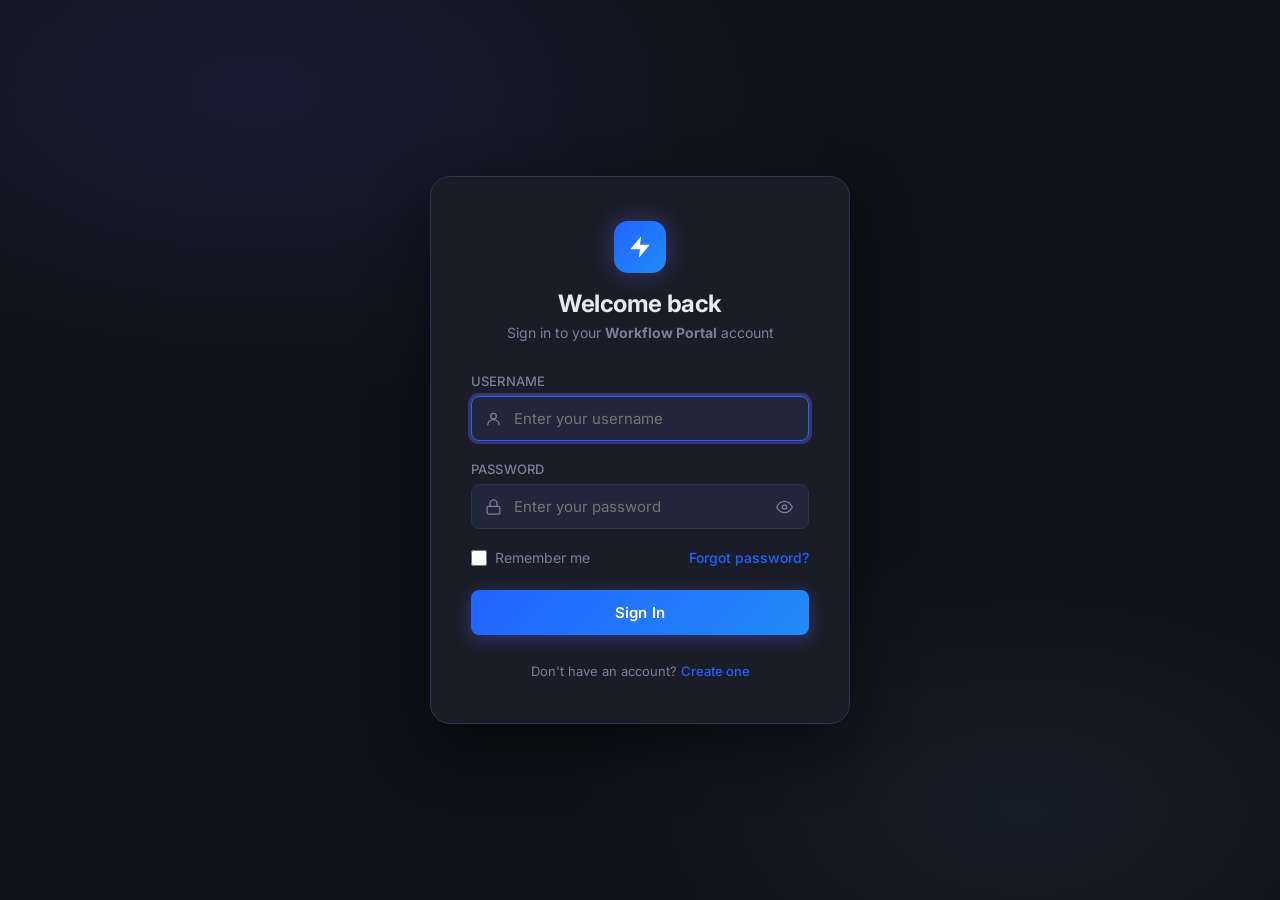
<file: index.html>
<!doctype html>
<html lang="en">
  <head>
    <meta charset="UTF-8" />
    <meta name="viewport" content="width=device-width, initial-scale=1.0" />
    <meta
      name="description"
      content="Sign in to your Workflow Portal account."
    />
    <title>Sign In — Workflow Portal</title>

    <!-- Stylesheet -->
    <link rel="stylesheet" href="css/style.css" />
  </head>

  <body>
    <!-- ═══════════════════ Login Page ═══════════════════ -->
    <main class="login-page" id="login-page">
      <div class="login-card" role="main">
        <!-- Header -->
        <div class="login-header">
          <div class="login-logo" aria-hidden="true">
            <!-- Lightning bolt icon -->
            <svg viewBox="0 0 24 24" xmlns="http://www.w3.org/2000/svg">
              <path d="M13 2L3 14h9l-1 8 10-12h-9l1-8z" />
            </svg>
          </div>
          <h1>Welcome back</h1>
          <p>Sign in to your <strong>Workflow Portal</strong> account</p>
        </div>

        <!-- Login Form -->
        <form id="login-form" novalidate autocomplete="on">
          <!-- Username -->
          <div class="form-group">
            <label for="username">Username</label>
            <div class="input-wrapper">
              <span class="input-icon" aria-hidden="true">
                <!-- User icon -->
                <svg viewBox="0 0 24 24">
                  <circle cx="12" cy="8" r="4" />
                  <path d="M4 20c0-4 3.582-7 8-7s8 3 8 7" />
                </svg>
              </span>
              <input
                type="text"
                id="username"
                name="username"
                placeholder="Enter your username"
                autocomplete="username"
                required
                autofocus
              />
            </div>
          </div>

          <!-- Password -->
          <div class="form-group">
            <label for="password">Password</label>
            <div class="input-wrapper">
              <span class="input-icon" aria-hidden="true">
                <!-- Lock icon -->
                <svg viewBox="0 0 24 24">
                  <rect x="3" y="11" width="18" height="11" rx="2" />
                  <path d="M7 11V7a5 5 0 0 1 10 0v4" />
                </svg>
              </span>
              <input
                type="password"
                id="password"
                name="password"
                placeholder="Enter your password"
                autocomplete="current-password"
                required
              />
              <!-- Show / hide password toggle -->
              <button
                type="button"
                class="btn-toggle-password"
                id="toggle-password"
                aria-label="Toggle password visibility"
              >
                <!-- Eye icon (shown by default) -->
                <svg id="icon-eye" viewBox="0 0 24 24">
                  <path d="M1 12S5 4 12 4s11 8 11 8-4 8-11 8S1 12 1 12z" />
                  <circle cx="12" cy="12" r="3" />
                </svg>
                <!-- Eye-off icon (hidden by default) -->
                <svg
                  id="icon-eye-off"
                  viewBox="0 0 24 24"
                  style="display: none"
                >
                  <path
                    d="M17.94 17.94A10.07 10.07 0 0 1 12 20c-7 0-11-8-11-8a18.45 18.45 0 0 1 5.06-5.94"
                  />
                  <path
                    d="M9.9 4.24A9.12 9.12 0 0 1 12 4c7 0 11 8 11 8a18.5 18.5 0 0 1-2.16 3.19"
                  />
                  <line x1="1" y1="1" x2="23" y2="23" />
                </svg>
              </button>
            </div>
          </div>

          <!-- Remember me + Forgot password -->
          <div class="form-row">
            <label class="checkbox-label" for="remember-me">
              <input type="checkbox" id="remember-me" name="remember" />
              Remember me
            </label>
            <a href="#" class="link" id="forgot-password-link"
              >Forgot password?</a
            >
          </div>

          <!-- Submit -->
          <button type="submit" class="btn btn-primary" id="login-btn">
            Sign In
          </button>
        </form>

        <!-- Footer -->
        <p class="login-footer">
          Don't have an account? <a href="#" id="register-link">Create one</a>
        </p>
      </div>
      <!-- /.login-card -->
    </main>

    <!-- ═══════════════════ Toast ═══════════════════ -->
    <div id="toast" class="toast" role="alert" aria-live="polite"></div>

    <!-- ═══════════════════ Loader Overlay ═══════════════════ -->
    <div id="loader-overlay" class="loader-overlay" aria-hidden="true">
      <div class="loader-spinner"></div>
    </div>

    <!-- ═══════════════════ Scripts ═══════════════════
         Load order matters:
         1. config/env.js   → defines ENV (base URL, keys)
         2. js/api.js       → defines API (uses ENV)
         3. js/ui.js        → defines UI helpers
         4. js/auth.js      → defines Auth (uses ENV, API, UI)
         5. Inline init     → wires the page
    ════════════════════════════════════════════════ -->
    <script src="config/env.js"></script>
    <script src="constants.js"></script>
    <script src="js/api.js"></script>
    <script src="js/ui.js"></script>
    <script src="js/auth.js"></script>

    <script>
      // ── Page Initialisation ──────────────────────────────
      document.addEventListener("DOMContentLoaded", () => {
        // Update page title from config
        document.title = `Sign In — ${ENV.APP_NAME}`;
        document.querySelector(".login-header strong").textContent =
          ENV.APP_NAME;

        // Wire login form
        Auth.initLoginPage();

        // Password show/hide toggle
        const passwordInput = document.getElementById("password");
        const toggleBtn = document.getElementById("toggle-password");
        const iconEye = document.getElementById("icon-eye");
        const iconEyeOff = document.getElementById("icon-eye-off");

        toggleBtn.addEventListener("click", () => {
          const isPassword = passwordInput.type === "password";
          passwordInput.type = isPassword ? "text" : "password";
          iconEye.style.display = isPassword ? "none" : "";
          iconEyeOff.style.display = isPassword ? "" : "none";
          toggleBtn.setAttribute(
            "aria-label",
            isPassword ? "Hide password" : "Show password",
          );
        });

        // Placeholder links — replace with real routing
        document
          .getElementById("forgot-password-link")
          .addEventListener("click", (e) => {
            e.preventDefault();
            UI.showToast("Password reset is not set up yet.", "info");
          });

        document
          .getElementById("register-link")
          .addEventListener("click", (e) => {
            e.preventDefault();
            UI.showToast("Registration is not set up yet.", "info");
          });
      });
    </script>
  </body>
</html>
</file>
<file: css/style.css>
/* ═══════════════════════════════════════════════════════════════
   style.css — Global Styles
   ═══════════════════════════════════════════════════════════════ */

/* ── Google Font ── */
@import url("https://fonts.googleapis.com/css2?family=Inter:wght@400;500;600;700&display=swap");

/* ── CSS Custom Properties ── */
:root {
  --color-bg: #0f1117;
  --color-surface: #1a1d27;
  --color-surface-2: #22263a;
  --color-border: #2e3350;
  --color-primary: #2263ff;
  --color-primary-hover: #224fd6;
  --color-primary-glow: rgba(108, 99, 255, 0.35);
  --color-text: #e8eaf0;
  --color-text-muted: #7a7f9a;
  --color-error: #f87171;
  --color-success: #34d399;
  --color-info: #60a5fa;
  --radius-sm: 8px;
  --radius-md: 14px;
  --radius-lg: 20px;
  --shadow-card: 0 24px 60px rgba(0, 0, 0, 0.45);
  --transition: 0.22s ease;
  --font: "Inter", system-ui, sans-serif;
}

/* ── Reset ── */
*,
*::before,
*::after {
  box-sizing: border-box;
  margin: 0;
  padding: 0;
}

html {
  font-size: 16px;
  -webkit-font-smoothing: antialiased;
}

body {
  font-family: var(--font);
  background: var(--color-bg);
  color: var(--color-text);
  min-height: 100vh;
  display: flex;
  align-items: center;
  justify-content: center;
  /* Subtle animated gradient background */
  background-image:
    radial-gradient(
      ellipse 80% 60% at 20% 10%,
      rgba(108, 99, 255, 0.12) 0%,
      transparent 60%
    ),
    radial-gradient(
      ellipse 60% 50% at 80% 90%,
      rgba(99, 179, 255, 0.08) 0%,
      transparent 60%
    );
}

/* ══════════════════════════════════════════════
   Login Page Layout
══════════════════════════════════════════════ */
.login-page {
  width: 100%;
  min-height: 100vh;
  display: flex;
  align-items: center;
  justify-content: center;
  padding: 2rem 1rem;
}

/* ── Card ── */
.login-card {
  background: var(--color-surface);
  border: 1px solid var(--color-border);
  border-radius: var(--radius-lg);
  box-shadow: var(--shadow-card);
  padding: 2.75rem 2.5rem;
  width: 100%;
  max-width: 420px;
  animation: cardIn 0.45s cubic-bezier(0.22, 1, 0.36, 1) both;
}

@keyframes cardIn {
  from {
    opacity: 0;
    transform: translateY(24px) scale(0.97);
  }
  to {
    opacity: 1;
    transform: translateY(0) scale(1);
  }
}

/* ── Logo / Header ── */
.login-header {
  text-align: center;
  margin-bottom: 2rem;
}

.login-logo {
  display: inline-flex;
  align-items: center;
  justify-content: center;
  width: 52px;
  height: 52px;
  border-radius: 14px;
  background: linear-gradient(135deg, var(--color-primary), #228bfa);
  margin-bottom: 1rem;
  box-shadow: 0 0 24px var(--color-primary-glow);
}

.login-logo svg {
  width: 26px;
  height: 26px;
  fill: #fff;
}

.login-header h1 {
  font-size: 1.5rem;
  font-weight: 700;
  letter-spacing: -0.02em;
  color: var(--color-text);
}

.login-header p {
  margin-top: 0.35rem;
  font-size: 0.875rem;
  color: var(--color-text-muted);
}

/* ══════════════════════════════════════════════
   Form Elements
══════════════════════════════════════════════ */
.form-group {
  margin-bottom: 1.25rem;
}

.form-group label {
  display: block;
  font-size: 0.8125rem;
  font-weight: 500;
  color: var(--color-text-muted);
  margin-bottom: 0.45rem;
  letter-spacing: 0.01em;
  text-transform: uppercase;
}

/* ── Input wrapper (for icon + input) ── */
.input-wrapper {
  position: relative;
}

.input-wrapper .input-icon {
  position: absolute;
  left: 0.9rem;
  top: 50%;
  transform: translateY(-50%);
  color: var(--color-text-muted);
  pointer-events: none;
  display: flex;
  align-items: center;
}

.input-wrapper .input-icon svg {
  width: 17px;
  height: 17px;
  stroke: currentColor;
  fill: none;
  stroke-width: 1.8;
  stroke-linecap: round;
  stroke-linejoin: round;
}

input[type="text"],
input[type="number"],
input[type="password"] {
  width: 100%;
  padding: 0.75rem 1rem 0.75rem 2.6rem;
  background: var(--color-surface-2);
  border: 1.5px solid var(--color-border);
  border-radius: var(--radius-sm);
  color: var(--color-text);
  font-family: var(--font);
  font-size: 0.9375rem;
  transition:
    border-color var(--transition),
    box-shadow var(--transition);
  outline: none;
}

input[type="text"]:focus,
input[type="number"]:focus,
input[type="password"]:focus {
  border-color: var(--color-primary);
  box-shadow: 0 0 0 3px var(--color-primary-glow);
}

input.input--error {
  border-color: var(--color-error);
  box-shadow: 0 0 0 3px rgba(248, 113, 113, 0.2);
}

/* ── Password toggle ── */
.btn-toggle-password {
  position: absolute;
  right: 0.75rem;
  top: 50%;
  transform: translateY(-50%);
  background: none;
  border: none;
  cursor: pointer;
  color: var(--color-text-muted);
  padding: 0.25rem;
  display: flex;
  align-items: center;
  transition: color var(--transition);
}

.btn-toggle-password:hover {
  color: var(--color-text);
}

.btn-toggle-password svg {
  width: 17px;
  height: 17px;
  stroke: currentColor;
  fill: none;
  stroke-width: 1.8;
  stroke-linecap: round;
  stroke-linejoin: round;
}

/* ── Inline field error ── */
.field-error {
  display: block;
  margin-top: 0.4rem;
  font-size: 0.78rem;
  color: var(--color-error);
}

/* ── Remember me row ── */
.form-row {
  display: flex;
  align-items: center;
  justify-content: space-between;
  margin-bottom: 1.5rem;
}

.checkbox-label {
  display: flex;
  align-items: center;
  gap: 0.5rem;
  font-size: 0.875rem;
  color: var(--color-text-muted);
  cursor: pointer;
  user-select: none;
}

.checkbox-label input[type="checkbox"] {
  width: 16px;
  height: 16px;
  accent-color: var(--color-primary);
  cursor: pointer;
  padding: 0;
}

.link {
  font-size: 0.875rem;
  color: var(--color-primary);
  text-decoration: none;
  font-weight: 500;
  transition: color var(--transition);
}
.link:hover {
  color: #228bfa;
  text-decoration: underline;
}

/* ══════════════════════════════════════════════
   Button
══════════════════════════════════════════════ */
.btn {
  display: flex;
  align-items: center;
  justify-content: center;
  gap: 0.5rem;
  width: 100%;
  padding: 0.8rem 1.5rem;
  border: none;
  border-radius: var(--radius-sm);
  font-family: var(--font);
  font-size: 0.9375rem;
  font-weight: 600;
  cursor: pointer;
  transition:
    background var(--transition),
    transform var(--transition),
    box-shadow var(--transition);
  letter-spacing: 0.01em;
}

.btn-primary {
  background: linear-gradient(135deg, var(--color-primary), #228bfa);
  color: #fff;
  box-shadow: 0 4px 18px var(--color-primary-glow);
}

.btn-primary:hover:not(:disabled) {
  background: linear-gradient(135deg, var(--color-primary-hover), #2270f7);
  transform: translateY(-1px);
  box-shadow: 0 6px 24px var(--color-primary-glow);
}

.btn-primary:active:not(:disabled) {
  transform: translateY(0);
}

/* Workflow inbox dynamic actions (paired with .btn) */
.btn-danger {
  background: rgba(248, 113, 113, 0.14);
  color: #f87171;
  border: 1.5px solid rgba(248, 113, 113, 0.45);
}

.btn-danger:hover:not(:disabled) {
  background: rgba(248, 113, 113, 0.22);
  transform: translateY(-1px);
}

.btn-warning {
  background: rgba(251, 191, 36, 0.12);
  color: #fbbf24;
  border: 1.5px solid rgba(251, 191, 36, 0.45);
}

.btn-warning:hover:not(:disabled) {
  background: rgba(251, 191, 36, 0.2);
  transform: translateY(-1px);
}

.btn-secondary {
  background: var(--color-surface-2);
  color: var(--color-text);
  border: 1.5px solid var(--color-border);
}

.btn-secondary:hover:not(:disabled) {
  background: var(--color-border);
  transform: translateY(-1px);
}

.detail-actions.wf-detail-actions-host {
  display: flex;
  flex-wrap: wrap;
  align-items: center;
  grid-template-columns: none;
  gap: 0.6rem;
}

.detail-actions.wf-detail-actions-host > .btn {
  width: auto;
  min-width: 6.5rem;
  display: inline-flex;
}

.btn:disabled {
  opacity: 0.6;
  cursor: not-allowed;
}

/* Loading spinner inside button */
.btn--loading::before {
  content: "";
  width: 16px;
  height: 16px;
  border: 2px solid rgba(255, 255, 255, 0.35);
  border-top-color: #fff;
  border-radius: 50%;
  animation: spin 0.65s linear infinite;
  flex-shrink: 0;
}

@keyframes spin {
  to {
    transform: rotate(360deg);
  }
}

/* ══════════════════════════════════════════════
   Divider
══════════════════════════════════════════════ */
.divider {
  display: flex;
  align-items: center;
  gap: 0.75rem;
  margin: 1.5rem 0;
  color: var(--color-text-muted);
  font-size: 0.78rem;
}

.divider::before,
.divider::after {
  content: "";
  flex: 1;
  height: 1px;
  background: var(--color-border);
}

/* ══════════════════════════════════════════════
   Toast Notification
══════════════════════════════════════════════ */
.toast {
  position: fixed;
  bottom: 1.75rem;
  left: 50%;
  transform: translateX(-50%) translateY(12px);
  background: var(--color-surface-2);
  border: 1px solid var(--color-border);
  color: var(--color-text);
  padding: 0.75rem 1.5rem;
  border-radius: var(--radius-md);
  font-size: 0.875rem;
  font-weight: 500;
  box-shadow: 0 8px 32px rgba(0, 0, 0, 0.4);
  opacity: 0;
  pointer-events: none;
  transition:
    opacity var(--transition),
    transform var(--transition);
  z-index: 1000;
  white-space: nowrap;
}

.toast--visible {
  opacity: 1;
  pointer-events: auto;
  transform: translateX(-50%) translateY(0);
}

.toast--success {
  border-color: var(--color-success);
  color: var(--color-success);
}
.toast--error {
  border-color: var(--color-error);
  color: var(--color-error);
}
.toast--info {
  border-color: var(--color-info);
  color: var(--color-info);
}

/* ══════════════════════════════════════════════
   Loader Overlay
══════════════════════════════════════════════ */
.loader-overlay {
  position: fixed;
  inset: 0;
  background: rgba(15, 17, 23, 0.75);
  backdrop-filter: blur(4px);
  display: flex;
  align-items: center;
  justify-content: center;
  opacity: 0;
  pointer-events: none;
  transition: opacity var(--transition);
  z-index: 999;
}

.loader-overlay--visible {
  opacity: 1;
  pointer-events: auto;
}

.loader-spinner {
  width: 44px;
  height: 44px;
  border: 3px solid var(--color-border);
  border-top-color: var(--color-primary);
  border-radius: 50%;
  animation: spin 0.75s linear infinite;
}

/* ══════════════════════════════════════════════
   Footer note
══════════════════════════════════════════════ */
.login-footer {
  margin-top: 1.75rem;
  text-align: center;
  font-size: 0.8125rem;
  color: var(--color-text-muted);
}

.login-footer a {
  color: var(--color-primary);
  text-decoration: none;
  font-weight: 500;
}
.login-footer a:hover {
  text-decoration: underline;
}

/* ══════════════════════════════════════════════
   Responsive (Login)
══════════════════════════════════════════════ */
@media (max-width: 480px) {
  .login-card {
    padding: 2rem 1.25rem;
  }
}

/* ══════════════════════════════════════════════════════════
   Dashboard — Top Navigation Bar
══════════════════════════════════════════════════════════ */
.navbar {
  position: fixed;
  top: 0;
  left: 0;
  right: 0;
  height: 60px;
  background: rgba(26, 29, 39, 0.85);
  backdrop-filter: blur(12px);
  border-bottom: 1px solid var(--color-border);
  display: flex;
  align-items: center;
  justify-content: space-between;
  padding: 0 2rem;
  z-index: 100;
}

.navbar-brand {
  display: flex;
  align-items: center;
  gap: 0.65rem;
  font-weight: 700;
  font-size: 1rem;
  letter-spacing: -0.01em;
  color: var(--color-text);
  text-decoration: none;
}

.navbar-brand .nav-logo {
  width: 32px;
  height: 32px;
  border-radius: 8px;
  background: linear-gradient(135deg, var(--color-primary), #228bfa);
  display: flex;
  align-items: center;
  justify-content: center;
  box-shadow: 0 0 14px var(--color-primary-glow);
}

.navbar-brand .nav-logo svg {
  width: 16px;
  height: 16px;
  fill: #fff;
}

.btn-logout {
  display: flex;
  align-items: center;
  gap: 0.4rem;
  background: transparent;
  border: 1.5px solid var(--color-border);
  color: var(--color-text-muted);
  border-radius: var(--radius-sm);
  padding: 0.45rem 1rem;
  font-family: var(--font);
  font-size: 0.8125rem;
  font-weight: 500;
  cursor: pointer;
  transition:
    border-color var(--transition),
    color var(--transition);
}

.btn-logout:hover {
  border-color: var(--color-error);
  color: var(--color-error);
}

.btn-logout svg {
  width: 15px;
  height: 15px;
  stroke: currentColor;
  fill: none;
  stroke-width: 1.8;
  stroke-linecap: round;
  stroke-linejoin: round;
}

/* ══════════════════════════════════════════════════════════
   Dashboard — Page Layout
══════════════════════════════════════════════════════════ */
.dashboard-page {
  min-height: 100vh;
  padding: 80px 1.5rem 3rem;
  display: flex;
  align-items: flex-start;
  justify-content: center;
}

.dashboard-card {
  background: var(--color-surface);
  border: 1px solid var(--color-border);
  border-radius: var(--radius-lg);
  box-shadow: var(--shadow-card);
  padding: 2.5rem 2.5rem;
  width: 100%;
  max-width: 660px;
  animation: cardIn 0.45s cubic-bezier(0.22, 1, 0.36, 1) both;
}

/* ── Section header inside the card ── */
.section-header {
  margin-bottom: 2rem;
  padding-bottom: 1.25rem;
  border-bottom: 1px solid var(--color-border);
}

.section-header h2 {
  font-size: 1.25rem;
  font-weight: 700;
  letter-spacing: -0.02em;
  color: var(--color-text);
}

.section-header p {
  margin-top: 0.3rem;
  font-size: 0.875rem;
  color: var(--color-text-muted);
}

/* ── 2-column grid for some fields ── */
.form-grid {
  display: grid;
  grid-template-columns: 1fr 1fr;
  gap: 0 1.25rem;
}

.form-grid .form-group {
  min-width: 0; /* prevent overflow */
}

/* ── Checkbox group ── */
.checkbox-group {
  display: flex;
  gap: 1.5rem;
  flex-wrap: wrap;
  margin-top: 0.25rem;
}

.checkbox-option {
  display: flex;
  align-items: center;
  gap: 0.55rem;
  cursor: pointer;
  font-size: 0.9375rem;
  color: var(--color-text);
  user-select: none;
}

.checkbox-option input[type="checkbox"] {
  appearance: none;
  -webkit-appearance: none;
  width: 20px;
  height: 20px;
  border: 2px solid var(--color-border);
  border-radius: 5px;
  background: var(--color-surface-2);
  cursor: pointer;
  position: relative;
  flex-shrink: 0;
  transition:
    border-color var(--transition),
    background var(--transition),
    box-shadow var(--transition);
}

.checkbox-option input[type="checkbox"]:checked {
  background: var(--color-primary);
  border-color: var(--color-primary);
  box-shadow: 0 0 0 3px var(--color-primary-glow);
}

.checkbox-option input[type="checkbox"]:checked::after {
  content: "";
  position: absolute;
  left: 4px;
  top: 1px;
  width: 6px;
  height: 10px;
  border: 2px solid #fff;
  border-top: none;
  border-left: none;
  transform: rotate(45deg);
}

/* ── Select / Dropdown ── */
select {
  width: 100%;
  padding: 0.75rem 2.4rem 0.75rem 1rem;
  background: var(--color-surface-2);
  border: 1.5px solid var(--color-border);
  border-radius: var(--radius-sm);
  color: var(--color-text);
  font-family: var(--font);
  font-size: 0.9375rem;
  appearance: none;
  -webkit-appearance: none;
  background-image: url("data:image/svg+xml,%3Csvg xmlns='http://www.w3.org/2000/svg' width='14' height='14' viewBox='0 0 24 24' fill='none' stroke='%237a7f9a' stroke-width='2' stroke-linecap='round' stroke-linejoin='round'%3E%3Cpolyline points='6 9 12 15 18 9'/%3E%3C/svg%3E");
  background-repeat: no-repeat;
  background-position: right 0.9rem center;
  cursor: pointer;
  outline: none;
  transition:
    border-color var(--transition),
    box-shadow var(--transition);
}

select:focus {
  border-color: var(--color-primary);
  box-shadow: 0 0 0 3px var(--color-primary-glow);
}

select.input--error {
  border-color: var(--color-error);
  box-shadow: 0 0 0 3px rgba(248, 113, 113, 0.2);
}

select option {
  background: var(--color-surface-2);
  color: var(--color-text);
}

/* ── Number input (remove native spinners) ── */
input[type="number"]::-webkit-inner-spin-button,
input[type="number"]::-webkit-outer-spin-button {
  -webkit-appearance: none;
  margin: 0;
}
input[type="number"] {
  -moz-appearance: textfield;
}

/* ── Submit row ── */
.form-submit {
  margin-top: 2rem;
  padding-top: 1.5rem;
  border-top: 1px solid var(--color-border);
}

/* ── Required asterisk label suffix ── */
.required-note {
  font-size: 0.78rem;
  color: var(--color-text-muted);
  margin-bottom: 1.5rem;
  display: block;
}

.required-note span {
  color: var(--color-error);
  margin-right: 0.2rem;
}

/* ══════════════════════════════════════════════
   Responsive (Dashboard)
══════════════════════════════════════════════ */
@media (max-width: 560px) {
  .dashboard-card {
    padding: 1.75rem 1.25rem;
  }

  .form-grid {
    grid-template-columns: 1fr;
  }

  .navbar {
    padding: 0 1rem;
  }
}

/* ══════════════════════════════════════════════════════════
   Dashboard — Wide Layout (reviewer dashboards)
══════════════════════════════════════════════════════════ */
.dashboard-page--wide {
  align-items: flex-start;
  padding-top: 80px;
}

.dashboard-layout {
  width: 100%;
  max-width: 900px;
  display: flex;
  flex-direction: column;
  gap: 1.5rem;
  padding: 0 1.5rem 3rem;
}

/* ══════════════════════════════════════════════════════════
   Transactions Grid
══════════════════════════════════════════════════════════ */
.tx-grid {
  display: grid;
  grid-template-columns: repeat(auto-fill, minmax(240px, 1fr));
  gap: 1rem;
  margin-top: 0.5rem;
}

/* ── Single Card ── */
.tx-card {
  background: var(--color-surface-2);
  border: 1.5px solid var(--color-border);
  border-radius: var(--radius-md);
  padding: 1.1rem 1.25rem 1rem;
  cursor: pointer;
  transition:
    border-color var(--transition),
    box-shadow var(--transition),
    transform var(--transition);
  display: flex;
  flex-direction: column;
  gap: 0.45rem;
  outline: none;
}

.tx-card:hover,
.tx-card:focus {
  border-color: var(--color-primary);
  box-shadow: 0 0 0 3px var(--color-primary-glow);
  transform: translateY(-2px);
}

.tx-card-top {
  display: flex;
  align-items: center;
  justify-content: space-between;
  flex-wrap: wrap;
  gap: 0.4rem;
}

.tx-time {
  font-size: 0.72rem;
  color: var(--color-text-muted);
}

.tx-card-id {
  font-size: 0.8rem;
  font-weight: 600;
  color: var(--color-text-muted);
  letter-spacing: 0.02em;
}

.tx-card-by {
  display: flex;
  align-items: center;
  gap: 0.4rem;
  font-size: 0.875rem;
  color: var(--color-text);
}

.tx-card-by svg {
  width: 14px;
  height: 14px;
  stroke: var(--color-text-muted);
  fill: none;
  stroke-width: 1.8;
  stroke-linecap: round;
  stroke-linejoin: round;
  flex-shrink: 0;
}

.tx-card-arrow {
  font-size: 0.75rem;
  color: var(--color-primary);
  margin-top: 0.3rem;
  font-weight: 500;
  opacity: 0;
  transition: opacity var(--transition);
}

.tx-card:hover .tx-card-arrow,
.tx-card:focus .tx-card-arrow {
  opacity: 1;
}

/* ── Role Badges ── */
.tx-badge {
  display: inline-flex;
  align-items: center;
  padding: 0.2rem 0.6rem;
  border-radius: 999px;
  font-size: 0.7rem;
  font-weight: 600;
  letter-spacing: 0.03em;
  text-transform: uppercase;
  border: 1px solid transparent;
}

.tx-badge--citizen {
  background: rgba(96, 165, 250, 0.12);
  border-color: rgba(96, 165, 250, 0.4);
  color: var(--color-info);
}

.tx-badge--moaawen-chooba {
  background: rgba(52, 211, 153, 0.12);
  border-color: rgba(52, 211, 153, 0.4);
  color: var(--color-success);
}

.tx-badge--iilam-kanouny {
  background: rgba(251, 191, 36, 0.12);
  border-color: rgba(251, 191, 36, 0.4);
  color: #fbbf24;
}

/* ── Empty State ── */
.tx-empty {
  display: flex;
  flex-direction: column;
  align-items: center;
  gap: 0.75rem;
  padding: 2.5rem 1rem;
  color: var(--color-text-muted);
  font-size: 0.9rem;
}

.tx-empty svg {
  width: 40px;
  height: 40px;
  stroke: var(--color-border);
  fill: none;
  stroke-width: 1.5;
  stroke-linecap: round;
  stroke-linejoin: round;
}

/* ── Grid section counter ── */
.tx-count {
  font-size: 0.8125rem;
  color: var(--color-text-muted);
  margin-bottom: 0.75rem;
}

/* ══════════════════════════════════════════════════════════
   Detail Modal
══════════════════════════════════════════════════════════ */
.modal {
  position: fixed;
  inset: 0;
  background: rgba(0, 0, 0, 0.6);
  backdrop-filter: blur(6px);
  display: flex;
  align-items: center;
  justify-content: center;
  padding: 1.5rem;
  z-index: 200;
  opacity: 0;
  pointer-events: none;
  transition: opacity var(--transition);
}

.modal--visible {
  opacity: 1;
  pointer-events: auto;
}

.modal-content {
  background: var(--color-surface);
  border: 1px solid var(--color-border);
  border-radius: var(--radius-lg);
  box-shadow: 0 32px 80px rgba(0, 0, 0, 0.55);
  width: 100%;
  max-width: 500px;
  max-height: 85vh;
  overflow-y: auto;
  animation: cardIn 0.3s cubic-bezier(0.22, 1, 0.36, 1) both;
}

.modal--visible .modal-content {
  animation: cardIn 0.3s cubic-bezier(0.22, 1, 0.36, 1) both;
}

/* ── Modal Header ── */
.modal-header {
  display: flex;
  align-items: center;
  justify-content: space-between;
  padding: 1.25rem 1.5rem;
  border-bottom: 1px solid var(--color-border);
  position: sticky;
  top: 0;
  background: var(--color-surface);
  z-index: 1;
}

.modal-header h3 {
  font-size: 1rem;
  font-weight: 700;
  color: var(--color-text);
  letter-spacing: -0.01em;
}

.btn-close {
  width: 30px;
  height: 30px;
  border-radius: 50%;
  background: var(--color-surface-2);
  border: 1px solid var(--color-border);
  color: var(--color-text-muted);
  font-size: 1.1rem;
  cursor: pointer;
  display: flex;
  align-items: center;
  justify-content: center;
  transition:
    background var(--transition),
    color var(--transition);
  line-height: 1;
}

.btn-close:hover {
  background: var(--color-border);
  color: var(--color-text);
}

/* ── Modal Body ── */
.modal-body {
  padding: 1.25rem 1.5rem 1.5rem;
  display: flex;
  flex-direction: column;
  gap: 0.5rem;
}

.modal-meta {
  display: grid;
  grid-template-columns: 1fr 1fr;
  gap: 0.75rem 1rem;
  margin-bottom: 1rem;
}

.modal-meta-item {
  display: flex;
  flex-direction: column;
  gap: 0.2rem;
}

.modal-meta-label {
  font-size: 0.7rem;
  text-transform: uppercase;
  letter-spacing: 0.05em;
  color: var(--color-text-muted);
  font-weight: 600;
}

.modal-meta-value {
  font-size: 0.875rem;
  color: var(--color-text);
  font-weight: 500;
  word-break: break-all;
}

.modal-divider {
  height: 1px;
  background: var(--color-border);
  margin: 0.5rem 0 1rem;
}

.modal-fields-title {
  font-size: 0.75rem;
  text-transform: uppercase;
  letter-spacing: 0.06em;
  color: var(--color-text-muted);
  font-weight: 600;
  margin-bottom: 0.5rem;
}

/* ── Detail Rows ── */
.detail-row {
  display: flex;
  justify-content: space-between;
  align-items: flex-start;
  gap: 1rem;
  padding: 0.6rem 0;
  border-bottom: 1px solid rgba(46, 51, 80, 0.5);
  font-size: 0.875rem;
}

.detail-row:last-child {
  border-bottom: none;
}

.detail-label {
  color: var(--color-text-muted);
  flex-shrink: 0;
  font-weight: 500;
}

.detail-value {
  color: var(--color-text);
  text-align: right;
  word-break: break-word;
}

/* ══════════════════════════════════════════════
   Responsive (Grid + Modal)
══════════════════════════════════════════════ */
@media (max-width: 560px) {
  .dashboard-layout {
    padding: 0 1rem 2.5rem;
  }

  .tx-grid {
    grid-template-columns: 1fr;
  }

  .modal-meta {
    grid-template-columns: 1fr;
  }

  .modal-content {
    max-height: 92vh;
  }
}

/* ══════════════════════════════════════════════════════════
   Split Workspace — list (left) + detail panel (right)
══════════════════════════════════════════════════════════ */
.tx-workspace {
  display: grid;
  grid-template-columns: 280px 1fr;
  gap: 1rem;
  min-height: 420px;
  align-items: stretch;
}

/* ── Left: scrollable item list ── */
.tx-list-panel {
  overflow-y: auto;
  max-height: 520px;
  display: flex;
  flex-direction: column;
  gap: 0.5rem;
  padding-right: 0.25rem;
  /* Custom scrollbar */
  scrollbar-width: thin;
  scrollbar-color: var(--color-border) transparent;
}

.tx-list-panel::-webkit-scrollbar {
  width: 4px;
}
.tx-list-panel::-webkit-scrollbar-track {
  background: transparent;
}
.tx-list-panel::-webkit-scrollbar-thumb {
  background: var(--color-border);
  border-radius: 4px;
}

/* ── List item (compact card) ── */
.tx-list-item {
  background: var(--color-surface-2);
  border: 1.5px solid var(--color-border);
  border-radius: var(--radius-sm);
  padding: 0.75rem 0.9rem;
  cursor: pointer;
  display: flex;
  flex-direction: column;
  gap: 0.3rem;
  outline: none;
  transition:
    border-color var(--transition),
    background var(--transition),
    box-shadow var(--transition);
  flex-shrink: 0;
}

.tx-list-item:hover {
  border-color: var(--color-primary);
  box-shadow: 0 0 0 2px var(--color-primary-glow);
}

.tx-list-item--active {
  border-color: var(--color-primary);
  background: rgba(34, 99, 255, 0.07);
  box-shadow: 0 0 0 2px var(--color-primary-glow);
}

.tx-list-item-top {
  display: flex;
  align-items: center;
  justify-content: space-between;
  gap: 0.4rem;
  flex-wrap: wrap;
}

.tx-list-item-id {
  font-size: 0.75rem;
  font-weight: 600;
  color: var(--color-text-muted);
  letter-spacing: 0.02em;
}

.tx-list-item-by {
  display: flex;
  align-items: center;
  gap: 0.35rem;
  font-size: 0.8125rem;
  color: var(--color-text);
}

.tx-list-item-by svg {
  width: 13px;
  height: 13px;
  stroke: var(--color-text-muted);
  fill: none;
  stroke-width: 1.8;
  stroke-linecap: round;
  stroke-linejoin: round;
  flex-shrink: 0;
}

/* ── Right: detail panel ── */
.tx-detail-panel {
  background: var(--color-surface-2);
  border: 1.5px solid var(--color-border);
  border-radius: var(--radius-md);
  overflow-y: auto;
  max-height: 520px;
  scrollbar-width: thin;
  scrollbar-color: var(--color-border) transparent;
}

.tx-detail-panel::-webkit-scrollbar {
  width: 4px;
}
.tx-detail-panel::-webkit-scrollbar-track {
  background: transparent;
}
.tx-detail-panel::-webkit-scrollbar-thumb {
  background: var(--color-border);
  border-radius: 4px;
}

/* ── Empty placeholder (right panel) ── */
.tx-detail-empty {
  height: 100%;
  min-height: 300px;
  display: flex;
  flex-direction: column;
  align-items: center;
  justify-content: center;
  gap: 0.85rem;
  color: var(--color-text-muted);
  font-size: 0.875rem;
  text-align: center;
  padding: 2rem;
}

.tx-detail-empty svg {
  width: 44px;
  height: 44px;
  stroke: var(--color-border);
  fill: none;
  stroke-width: 1.4;
  stroke-linecap: round;
  stroke-linejoin: round;
}

/* ── Detail content ── */
.tx-detail-content {
  padding: 1.25rem 1.5rem 1.5rem;
}

.tx-detail-header {
  display: flex;
  align-items: center;
  gap: 0.75rem;
  margin-bottom: 0.25rem;
}

.tx-detail-id {
  font-size: 0.8rem;
  font-weight: 600;
  color: var(--color-text-muted);
  letter-spacing: 0.02em;
}

/* ══════════════════════════════════════════════
   Responsive — collapse to stacked on mobile
══════════════════════════════════════════════ */
@media (max-width: 720px) {
  .tx-workspace {
    grid-template-columns: 1fr;
  }

  .tx-list-panel,
  .tx-detail-panel {
    max-height: 360px;
  }
}

/* ══════════════════════════════════════════════════════════
   Reviewer Page — full-height split layout
══════════════════════════════════════════════════════════ */
.reviewer-page {
  min-height: calc(100vh - 60px);
  min-width: calc(100vw - 60px);
  padding: 1.5rem;
  padding-top: calc(60px + 1.5rem); /* clear navbar */
  display: flex;
  flex-direction: column;
}

.reviewer-card {
  flex: 1;
  background: var(--color-surface);
  border: 1px solid var(--color-border);
  border-radius: var(--radius-lg);
  box-shadow: var(--shadow-card);
  display: flex;
  flex-direction: column;
  overflow: hidden;
  animation: cardIn 0.4s cubic-bezier(0.22, 1, 0.36, 1) both;
}

.reviewer-card-header {
  display: flex;
  align-items: center;
  justify-content: space-between;
  padding: 1.5rem 1.75rem 1.25rem;
  border-bottom: 1px solid var(--color-border);
  flex-shrink: 0;
}

.reviewer-card-header h2 {
  font-size: 1.1rem;
  font-weight: 700;
  letter-spacing: -0.02em;
  color: var(--color-text);
}

.reviewer-card-header p {
  margin-top: 0.2rem;
  font-size: 0.8125rem;
  color: var(--color-text-muted);
}

/* tx-container fills remaining height */
#tx-container {
  flex: 1;
  margin: 10px;
  overflow: hidden;
}

/* Override workspace to fill full height of the card */
#tx-container .tx-workspace {
  height: 100%;
  min-height: 0;
}

#tx-container .tx-list-panel,
#tx-container .tx-detail-panel {
  height: 100%;
  max-height: none;
}

@media (max-width: 720px) {
  #tx-container .tx-workspace {
    height: auto;
  }

  #tx-container .tx-list-panel,
  #tx-container .tx-detail-panel {
    height: auto;
    max-height: 360px;
  }
}

/* ══════════════════════════════════════════════════════════
   Action Buttons (Approve / Reject)
══════════════════════════════════════════════════════════ */
.detail-actions {
  display: grid;
  grid-template-columns: 1fr 1fr;
  gap: 0.6rem;
  margin-top: 1.5rem;
  padding-top: 1.25rem;
  border-top: 1px solid var(--color-border);
}

.btn-action {
  flex: 1;
  display: inline-flex;
  align-items: center;
  justify-content: center;
  gap: 0.4rem;
  padding: 0.65rem 1rem;
  border-radius: var(--radius-sm);
  font-family: var(--font);
  font-size: 0.9rem;
  font-weight: 600;
  cursor: pointer;
  border: 1.5px solid transparent;
  transition:
    background var(--transition),
    box-shadow var(--transition),
    transform var(--transition),
    opacity var(--transition);
}

.btn-action svg {
  width: 15px;
  height: 15px;
  stroke: currentColor;
  fill: none;
  stroke-width: 2.2;
  stroke-linecap: round;
  stroke-linejoin: round;
  flex-shrink: 0;
}

.btn-action:disabled {
  opacity: 0.45;
  cursor: not-allowed;
  transform: none !important;
}

/* Green — Approve */
.btn-action--success {
  background: rgba(52, 211, 153, 0.12);
  border-color: rgba(52, 211, 153, 0.45);
  color: #34d399;
}

.btn-action--success:hover:not(:disabled) {
  background: rgba(52, 211, 153, 0.22);
  box-shadow: 0 0 0 3px rgba(52, 211, 153, 0.2);
  transform: translateY(-1px);
}

/* Red — Reject */
.btn-action--danger {
  background: rgba(248, 113, 113, 0.1);
  border-color: rgba(248, 113, 113, 0.4);
  color: #f87171;
}

.btn-action--danger:hover:not(:disabled) {
  background: rgba(248, 113, 113, 0.2);
  box-shadow: 0 0 0 3px rgba(248, 113, 113, 0.18);
  transform: translateY(-1px);
}

/* Amber — Mokhatabat */
.btn-action--warning {
  background: rgba(245, 158, 11, 0.1);
  border-color: rgba(245, 158, 11, 0.4);
  color: #f59e0b;
}

.btn-action--warning:hover:not(:disabled) {
  background: rgba(245, 158, 11, 0.2);
  box-shadow: 0 0 0 3px rgba(245, 158, 11, 0.18);
  transform: translateY(-1px);
}

/* Purple — Maneh Kanouny */
.btn-action--purple {
  background: rgba(167, 139, 250, 0.1);
  border-color: rgba(167, 139, 250, 0.4);
  color: #a78bfa;
}

.btn-action--purple:hover:not(:disabled) {
  background: rgba(167, 139, 250, 0.2);
  box-shadow: 0 0 0 3px rgba(167, 139, 250, 0.18);
  transform: translateY(-1px);
}

/* ── Already-decided state ── */
.detail-decided {
  display: flex;
  align-items: center;
  gap: 0.6rem;
  font-size: 0.875rem;
  color: var(--color-text-muted);
}

/* ══════════════════════════════════════════════════════════
   Decision Badges (in detail header + list items)
══════════════════════════════════════════════════════════ */
.decision-badge {
  display: inline-flex;
  align-items: center;
  padding: 0.2rem 0.65rem;
  border-radius: 999px;
  font-size: 0.7rem;
  font-weight: 700;
  letter-spacing: 0.04em;
  text-transform: uppercase;
}

.badge--approved {
  background: rgba(52, 211, 153, 0.15);
  border: 1px solid rgba(52, 211, 153, 0.4);
  color: #34d399;
}

.badge--rejected {
  background: rgba(248, 113, 113, 0.12);
  border: 1px solid rgba(248, 113, 113, 0.35);
  color: #f87171;
}

.badge--neutral {
  background: rgba(122, 127, 154, 0.15);
  border: 1px solid rgba(122, 127, 154, 0.35);
  color: var(--color-text-muted);
}

.badge--warning {
  background: rgba(245, 158, 11, 0.12);
  border: 1px solid rgba(245, 158, 11, 0.4);
  color: #f59e0b;
}

.badge--purple {
  background: rgba(167, 139, 250, 0.12);
  border: 1px solid rgba(167, 139, 250, 0.4);
  color: #a78bfa;
}

/* ── Small dot in list items ── */
.tx-decision-dot {
  display: inline-block;
  width: 8px;
  height: 8px;
  border-radius: 50%;
  flex-shrink: 0;
  margin-left: auto;
}

.tx-decision-dot--approved      { background: #34d399; }
.tx-decision-dot--rejected       { background: #f87171; }
.tx-decision-dot--mokhatabat     { background: #f59e0b; }
.tx-decision-dot--maneh-kanouny  { background: #a78bfa; }

/* Slightly dim decided items in the list */
.tx-list-item--decided {
  opacity: 0.72;
}

.tx-list-item--decided:hover,
.tx-list-item--decided:focus {
  opacity: 1;
}
</file>
